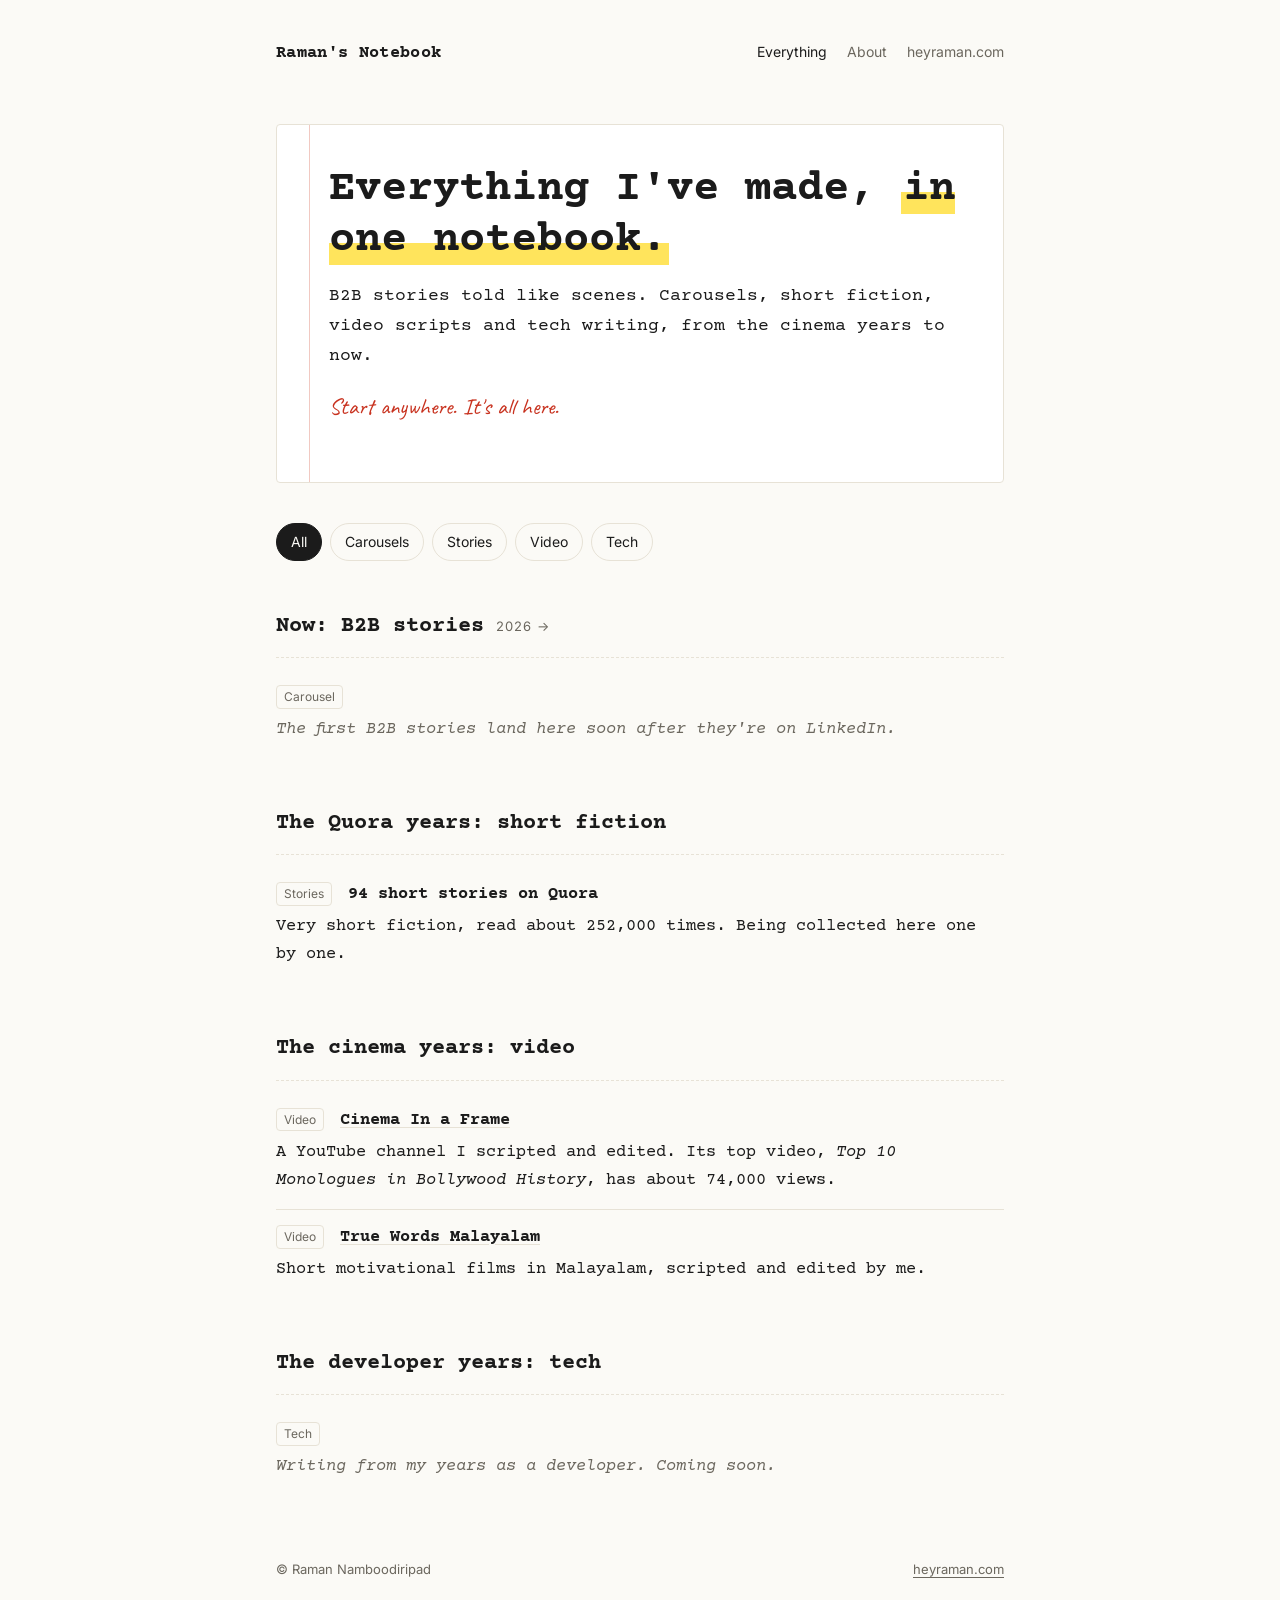
<file: index.html>
<!doctype html>
<html lang="en">
<head>
<meta charset="utf-8">
<meta name="viewport" content="width=device-width, initial-scale=1">
<title>Raman's Notebook: B2B stories, carousels and short fiction</title>
<meta name="description" content="Everything Raman Namboodiripad has made, in one place: B2B stories told like scenes, carousels, short fiction, video scripts and tech writing.">
<link rel="canonical" href="https://notebook.heyraman.com/">
<meta property="og:title" content="Raman's Notebook">
<meta property="og:description" content="B2B stories told like scenes, carousels, short fiction and tech writing.">
<meta property="og:url" content="https://notebook.heyraman.com/">
<meta property="og:type" content="website">
<link rel="preconnect" href="https://fonts.googleapis.com">
<link rel="preconnect" href="https://fonts.gstatic.com" crossorigin>
<link rel="stylesheet" href="https://fonts.googleapis.com/css2?family=Caveat:wght@500&family=Courier+Prime:wght@400;700&family=Inter:wght@400;500&display=swap">
<link rel="stylesheet" href="/style.css">
<script type="application/ld+json">
{"@context":"https://schema.org","@type":"Blog","name":"Raman's Notebook","url":"https://notebook.heyraman.com/","author":{"@type":"Person","name":"Raman Namboodiripad","url":"https://heyraman.com/"}}
</script>
</head>
<body>
<div class="page">
  <header class="top">
    <a class="brand" href="/">Raman's Notebook</a>
    <nav><a href="/" aria-current="page">Everything</a><a href="/about/">About</a><a href="https://heyraman.com/">heyraman.com</a></nav>
  </header>

  <main>
    <div class="sheet">
      <h1>Everything I've made, <mark>in one notebook.</mark></h1>
      <p class="lede">B2B stories told like scenes. Carousels, short fiction, video scripts and tech writing, from the cinema years to now.</p>
      <p class="pen">Start anywhere. It's all here.</p>
    </div>

    <div class="filters" role="group" aria-label="Filter by type">
      <button type="button" data-f="all" aria-pressed="true">All</button>
      <button type="button" data-f="carousel" aria-pressed="false">Carousels</button>
      <button type="button" data-f="story" aria-pressed="false">Stories</button>
      <button type="button" data-f="video" aria-pressed="false">Video</button>
      <button type="button" data-f="tech" aria-pressed="false">Tech</button>
    </div>

    <section class="era" aria-labelledby="era-now">
      <div class="era-head"><h2 id="era-now">Now: B2B stories</h2><span class="when">2026 →</span></div>
      <ul class="entries">
        <li class="entry" data-type="carousel">
          <span class="tag">Carousel</span>
          <p class="soon">The first B2B stories land here soon after they're on LinkedIn.</p>
        </li>
      </ul>
    </section>

    <section class="era" aria-labelledby="era-quora">
      <div class="era-head"><h2 id="era-quora">The Quora years: short fiction</h2></div>
      <ul class="entries">
        <li class="entry" data-type="story">
          <span class="tag">Stories</span>
          <span class="title"><strong>94 short stories on Quora</strong></span>
          <p>Very short fiction, read about 252,000 times. Being collected here one by one.</p>
        </li>
      </ul>
    </section>

    <section class="era" aria-labelledby="era-cinema">
      <div class="era-head"><h2 id="era-cinema">The cinema years: video</h2></div>
      <ul class="entries">
        <li class="entry" data-type="video">
          <span class="tag">Video</span>
          <a class="title" href="https://www.youtube.com/@cinemainaframe2393" rel="noopener">Cinema In a Frame</a>
          <p>A YouTube channel I scripted and edited. Its top video, <em>Top 10 Monologues in Bollywood History</em>, has about 74,000 views.</p>
        </li>
        <li class="entry" data-type="video">
          <span class="tag">Video</span>
          <a class="title" href="https://www.youtube.com/@truewordsmalayalam3303" rel="noopener">True Words Malayalam</a>
          <p>Short motivational films in Malayalam, scripted and edited by me.</p>
        </li>
      </ul>
    </section>

    <section class="era" aria-labelledby="era-dev">
      <div class="era-head"><h2 id="era-dev">The developer years: tech</h2></div>
      <ul class="entries">
        <li class="entry" data-type="tech">
          <span class="tag">Tech</span>
          <p class="soon">Writing from my years as a developer. Coming soon.</p>
        </li>
      </ul>
    </section>
  </main>

  <footer class="foot">
    <span>© Raman Namboodiripad</span>
    <span><a href="https://heyraman.com/">heyraman.com</a></span>
  </footer>
</div>
<script>
(function(){
  var btns=document.querySelectorAll('.filters button');
  btns.forEach(function(b){b.addEventListener('click',function(){
    var f=b.getAttribute('data-f');
    btns.forEach(function(x){x.setAttribute('aria-pressed',x===b?'true':'false')});
    document.querySelectorAll('.entry').forEach(function(e){e.hidden=!(f==='all'||e.getAttribute('data-type')===f)});
    document.querySelectorAll('.era').forEach(function(s){s.hidden=!s.querySelector('.entry:not([hidden])')});
  })});
})();
</script>
</body>
</html>
</file>
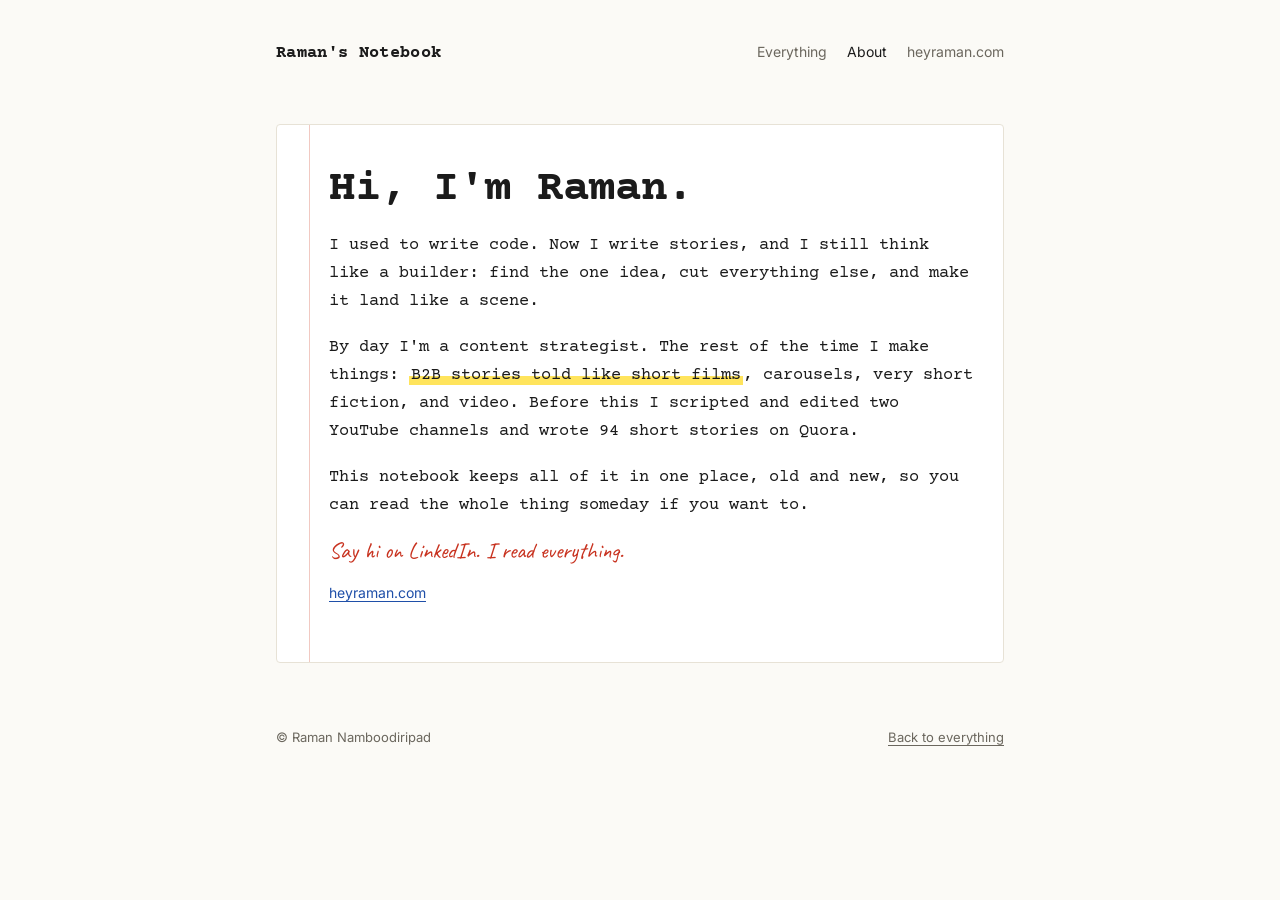
<file: about/index.html>
<!doctype html>
<html lang="en">
<head>
<meta charset="utf-8">
<meta name="viewport" content="width=device-width, initial-scale=1">
<title>About Raman Namboodiripad | Raman's Notebook</title>
<meta name="description" content="Raman Namboodiripad is a content strategist and ex-developer who tells B2B stories like scenes, in carousels, short fiction and video.">
<link rel="canonical" href="https://notebook.heyraman.com/about/">
<link rel="preconnect" href="https://fonts.googleapis.com">
<link rel="preconnect" href="https://fonts.gstatic.com" crossorigin>
<link rel="stylesheet" href="https://fonts.googleapis.com/css2?family=Caveat:wght@500&family=Courier+Prime:wght@400;700&family=Inter:wght@400;500&display=swap">
<link rel="stylesheet" href="/style.css">
</head>
<body>
<div class="page">
  <header class="top">
    <a class="brand" href="/">Raman's Notebook</a>
    <nav><a href="/">Everything</a><a href="/about/" aria-current="page">About</a><a href="https://heyraman.com/">heyraman.com</a></nav>
  </header>

  <main class="sheet prose">
    <h1>Hi, I'm Raman.</h1>
    <p>I used to write code. Now I write stories, and I still think like a builder: find the one idea, cut everything else, and make it land like a scene.</p>
    <p>By day I'm a content strategist. The rest of the time I make things: <mark>B2B stories told like short films</mark>, carousels, very short fiction, and video. Before this I scripted and edited two YouTube channels and wrote 94 short stories on Quora.</p>
    <p>This notebook keeps all of it in one place, old and new, so you can read the whole thing someday if you want to.</p>
    <p class="pen">Say hi on LinkedIn. I read everything.</p>
    <p class="small"><a href="https://heyraman.com/">heyraman.com</a></p>
  </main>

  <footer class="foot">
    <span>© Raman Namboodiripad</span>
    <span><a href="/">Back to everything</a></span>
  </footer>
</div>
</body>
</html>
</file>
<file: style.css>
/* Raman's Notebook: paper, typewriter type, red pen. */
:root{
  --paper:#FBFAF6; --sheet:#FFFFFF; --type:#1B1B1B; --muted:#6B675E; --rule:#E7E2D6; --margin:#F1C9C2;
  --hl:#FFE45C; --pen:#C8321F; --link:#1F4FA8;
  --mono:'Courier Prime','Courier New',monospace;
  --hand:'Caveat',cursive;
  --sans:'Inter',system-ui,sans-serif;
  color-scheme:light;
}
@media (prefers-color-scheme:dark){:root:not([data-theme="light"]){
  --paper:#14130F; --sheet:#1C1B16; --type:#ECE8DD; --muted:#A39E90; --rule:#2E2C25; --margin:#4A2620;
  --hl:#8A7A1E; --pen:#FF6B57; --link:#8FB3FF; color-scheme:dark}}
:root[data-theme="dark"]{
  --paper:#14130F; --sheet:#1C1B16; --type:#ECE8DD; --muted:#A39E90; --rule:#2E2C25; --margin:#4A2620;
  --hl:#8A7A1E; --pen:#FF6B57; --link:#8FB3FF; color-scheme:dark}

*{box-sizing:border-box}
html{-webkit-text-size-adjust:100%}
body{margin:0;background:var(--paper);color:var(--type);font-family:var(--mono);font-size:17px;line-height:1.65}
a{color:var(--link);text-underline-offset:3px}
a:hover{color:var(--pen)}
mark{background:linear-gradient(transparent 55%,var(--hl) 55%);color:inherit;padding:0 2px}
.pen{font-family:var(--hand);color:var(--pen);font-size:1.35em;line-height:1.1}

.page{max-width:760px;margin:0 auto;padding:40px 16px 80px}
.top{display:flex;justify-content:space-between;align-items:baseline;gap:16px;flex-wrap:wrap;margin-bottom:56px}
.brand{font-weight:700;text-decoration:none;color:var(--type);letter-spacing:.02em}
.top nav{display:flex;gap:20px;font-family:var(--sans);font-size:14px}
.top nav a{color:var(--muted);text-decoration:none}
.top nav a:hover,.top nav a[aria-current]{color:var(--type)}

.sheet{background:var(--sheet);border:1px solid var(--rule);border-radius:4px;padding:40px 28px 40px 52px;position:relative;
  background-image:linear-gradient(var(--sheet),var(--sheet));}
.sheet::before{content:"";position:absolute;top:0;bottom:0;left:32px;width:1px;background:var(--margin)}
@media (max-width:520px){.sheet{padding:28px 18px 28px 34px}.sheet::before{left:20px}}

h1{font-size:clamp(30px,6vw,44px);line-height:1.15;margin:0 0 16px;font-weight:700}
h2{font-size:22px;margin:0 0 4px}
.lede{font-size:18px;margin:0 0 8px}
.small{font-family:var(--sans);font-size:14px;color:var(--muted)}

.filters{display:flex;flex-wrap:wrap;gap:8px;margin:40px 0 8px;font-family:var(--sans)}
.filters button{font:inherit;font-size:14px;border:1px solid var(--rule);background:transparent;color:var(--type);
  padding:6px 14px;border-radius:999px;cursor:pointer}
.filters button[aria-pressed="true"]{background:var(--type);color:var(--paper);border-color:var(--type)}

.era{margin-top:48px}
.era-head{display:flex;align-items:baseline;gap:12px;flex-wrap:wrap;border-bottom:1px dashed var(--rule);padding-bottom:8px;margin-bottom:12px}
.era-head .when{font-family:var(--sans);font-size:13px;color:var(--muted);text-transform:uppercase;letter-spacing:.08em}
.entries{list-style:none;margin:0;padding:0}
.entry{padding:14px 0;border-bottom:1px solid var(--rule)}
.entry:last-child{border-bottom:0}
.entry a.title{font-weight:700;color:var(--type);text-decoration-color:var(--rule)}
.entry a.title:hover{color:var(--pen);text-decoration-color:var(--pen)}
.entry p{margin:4px 0 0}
.tag{display:inline-block;font-family:var(--sans);font-size:12px;color:var(--muted);border:1px solid var(--rule);border-radius:4px;padding:1px 7px;margin-right:6px}
.soon{color:var(--muted);font-style:italic}
[hidden]{display:none!important}

.foot{margin-top:64px;font-family:var(--sans);font-size:13px;color:var(--muted);display:flex;justify-content:space-between;gap:12px;flex-wrap:wrap}
.foot a{color:var(--muted)}
.prose p{margin:0 0 18px}
</file>
